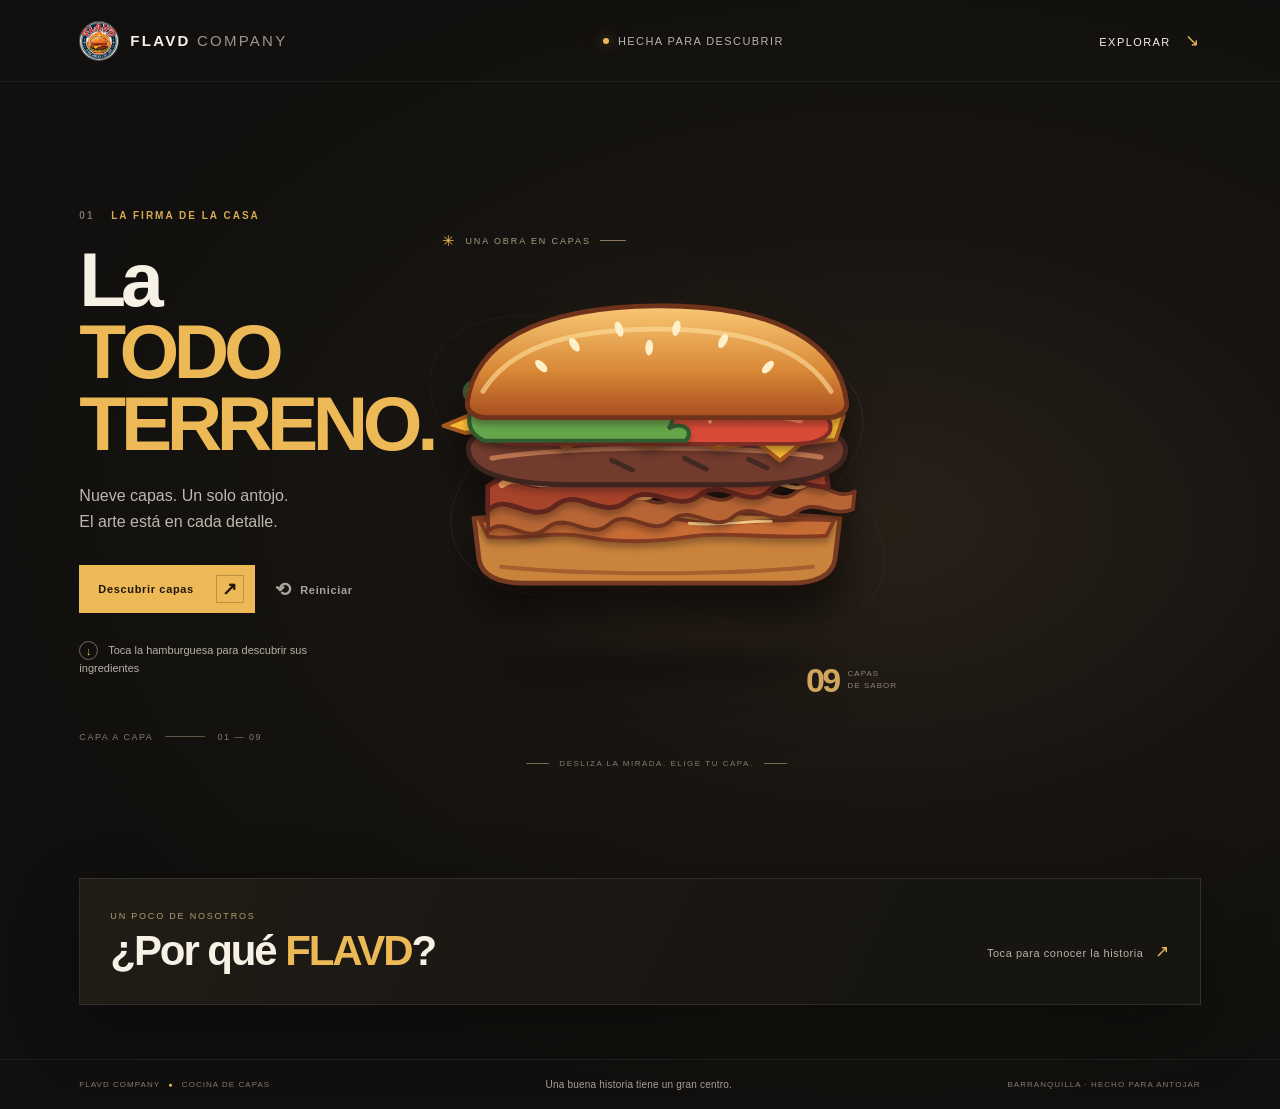
<file: index.html>
<!doctype html>
<html lang="es">
<head>
  <meta charset="utf-8">
  <meta name="viewport" content="width=device-width, initial-scale=1">
  <meta name="theme-color" content="#11100e">
  <meta name="description" content="Descubre capa por capa La Todo Terreno de FLAVD Company.">
  <title>La Todo Terreno — FLAVD Company</title>
  <link rel="icon" type="image/svg+xml" href="assets/icons/favicon.svg">
  <link rel="stylesheet" href="css/styles.css">
  <script src="js/data.js" defer></script>
  <script src="js/app.js" defer></script>
</head>
<body>
  <header class="site-header">
    <a class="brand" href="./" aria-label="FLAVD Company, inicio"><img class="brand__logo" src="assets/images/logo-gaby.jpg" alt=""><span>FLAVD<span class="brand__light"> COMPANY</span></span></a>
    <div class="header-note"><span class="header-note__dot"></span> Hecha para descubrir</div>
    <a class="header-link" href="#experiencia">Explorar <span aria-hidden="true">↘</span></a>
  </header>

  <main id="experiencia" class="hero">
    <section class="hero__copy" aria-labelledby="hero-title">
      <p class="hero__eyebrow"><span>01</span> LA FIRMA DE LA CASA</p>
      <h1 class="hero__title" id="hero-title">La<br><em>TODO TERRENO.</em></h1>
      <p class="hero__description">Nueve capas. Un solo antojo.<br>El arte está en cada detalle.</p>
      <div class="hero__actions">
        <button class="button button--primary" id="toggle-burger" type="button" aria-expanded="false" aria-controls="burger-visual">
          <span class="button__label">Descubrir capas</span><span class="button__icon" aria-hidden="true">↗</span>
        </button>
        <button class="button button--quiet" id="reset-burger" type="button"><span aria-hidden="true">⟲</span> Reiniciar</button>
      </div>
      <p class="interaction-hint" id="interaction-hint"><span class="hint-icon" aria-hidden="true">↓</span> Toca la hamburguesa para descubrir sus ingredientes</p>
      <div class="hero__index"><span>CAPA A CAPA</span><span class="hero__index-line"></span><span>01 — 09</span></div>
    </section>

    <section class="burger-stage" aria-label="Hamburguesa interactiva">
      <div class="stage-orbit stage-orbit--one"></div><div class="stage-orbit stage-orbit--two"></div>
      <div class="stage-label"><span class="stage-label__spark">✳</span> UNA OBRA EN CAPAS <span class="stage-label__rule"></span></div>
      <div class="burger" id="burger-visual" aria-label="La Todo Terreno, ilustración por capas">
        <button class="burger__ingredient burger__ingredient--top-bun" data-ingredient="top-bun" type="button" aria-label="Tapa de pan brioche" aria-pressed="false">
          <svg viewBox="0 0 420 124" role="img" aria-hidden="true"><defs><linearGradient id="bunTop" x2="0" y2="1"><stop stop-color="#f8c875"/><stop offset=".58" stop-color="#d98836"/><stop offset="1" stop-color="#a64d20"/></linearGradient></defs><path d="M15 106C22 48 83 8 210 7s188 41 195 99c1 11-9 16-21 16H36c-12 0-22-5-21-16Z" fill="url(#bunTop)" stroke="#6f321b" stroke-width="5"/><path d="M31 95c26-42 80-64 179-64s153 22 179 64" fill="none" stroke="#ffdd9b" stroke-opacity=".62" stroke-width="5" stroke-linecap="round"/><g fill="#fff0c9"><ellipse cx="125" cy="47" rx="4" ry="8" transform="rotate(-34 125 47)"/><ellipse cx="171" cy="31" rx="4" ry="8" transform="rotate(-18 171 31)"/><ellipse cx="230" cy="30" rx="4" ry="8" transform="rotate(13 230 30)"/><ellipse cx="278" cy="43" rx="4" ry="8" transform="rotate(27 278 43)"/><ellipse cx="91" cy="69" rx="4" ry="8" transform="rotate(-45 91 69)"/><ellipse cx="324" cy="70" rx="4" ry="8" transform="rotate(43 324 70)"/><ellipse cx="202" cy="50" rx="4" ry="8" transform="rotate(3 202 50)"/></g></svg>
        </button>
        <button class="burger__ingredient burger__ingredient--lettuce" data-ingredient="lettuce" type="button" aria-label="Lechuga" aria-pressed="false"><svg viewBox="0 0 420 66" aria-hidden="true"><path d="M27 39c-12-12 0-25 14-17 0-17 20-20 25-4 10-17 28-12 29 2 14-16 31-7 28 7 17-15 33-5 26 9 15-14 32-7 27 7 18-14 32-3 24 11 18-12 32-1 21 11 15-8 26 2 17 12H42c-12-5-17-13-15-25Z" fill="#65a64b" stroke="#315c31" stroke-width="4"/><path d="M41 42c65-7 130-7 195 0 50 5 93 4 139-2" fill="none" stroke="#b0d878" stroke-width="4" stroke-linecap="round"/></svg></button>
        <button class="burger__ingredient burger__ingredient--tomato" data-ingredient="tomato" type="button" aria-label="Tomate rojo" aria-pressed="false"><svg viewBox="0 0 420 60" aria-hidden="true"><path d="M30 35c4-20 61-27 180-27s176 7 180 27c3 14-15 21-37 21H67c-22 0-40-7-37-21Z" fill="#d94b36" stroke="#7f2e24" stroke-width="4"/><path d="M61 32c45-10 99-13 149-13s104 3 149 13" fill="none" stroke="#ff8c61" stroke-width="5" stroke-linecap="round"/><g fill="#f8b469"><circle cx="145" cy="32" r="2"/><circle cx="205" cy="28" r="2"/><circle cx="265" cy="33" r="2"/></g></svg></button>
        <button class="burger__ingredient burger__ingredient--cheese" data-ingredient="cheese" type="button" aria-label="Queso mozzarella" aria-pressed="false"><svg viewBox="0 0 420 65" aria-hidden="true"><path d="M22 15c58-9 112-9 171-3l23 17 22-18c63-5 116-3 160 5l-8 24-35 4-21 17-24-19-38 7-40-12-31 10-36-15-48 16-28-20-72 5-22-7Z" fill="#f7b832" stroke="#a45a1f" stroke-width="4" stroke-linejoin="round"/><path d="M41 19c72-7 121-5 157 1" fill="none" stroke="#ffe17b" stroke-width="4" stroke-linecap="round"/></svg></button>
        <button class="burger__ingredient burger__ingredient--patty" data-ingredient="patty" type="button" aria-label="Carne molida a la plancha" aria-pressed="false"><svg viewBox="0 0 420 78" aria-hidden="true"><path d="M18 36c0-18 39-29 105-30l181 1c63 1 98 12 98 31 0 22-37 34-103 35H116C53 72 18 59 18 36Z" fill="#713b2d" stroke="#3d241f" stroke-width="5"/><path d="M46 27c75-15 246-16 326 0M42 46c83-13 249-14 335-1" fill="none" stroke="#bd7550" stroke-width="5" stroke-linecap="round"/><path d="m142 17 24 13m39-15 23 13m42-9 22 13m-128 16 21 10m53-12 22 11m43-10 19 9" stroke="#43291f" stroke-width="5" stroke-linecap="round"/></svg></button>
        <button class="burger__ingredient burger__ingredient--bacon" data-ingredient="bacon" type="button" aria-label="Tocineta crujiente" aria-pressed="false"><svg viewBox="0 0 420 58" aria-hidden="true"><path d="M34 37c24-23 48 14 73-8s48 17 73-5 49 16 74-5 48 18 73-4 40 7 58 2l3 20c-25 3-38-18-61 4s-48-15-73 5-49-15-75 6-49-16-75 5-48-16-70 5Z" fill="#a7422b" stroke="#60251c" stroke-width="5" stroke-linejoin="round"/><path d="M49 35c20-15 40 10 60-7s40 12 61-5 40 12 61-4 40 14 61-4 39 11 59-3" fill="none" stroke="#f0a05a" stroke-width="7" stroke-linecap="round"/></svg></button>
        <button class="burger__ingredient burger__ingredient--onion" data-ingredient="onion" type="button" aria-label="Cebolla caramelizada" aria-pressed="false"><svg viewBox="0 0 420 48" aria-hidden="true"><path d="M30 27c22-22 43 18 65-3s44 17 66-3 44 17 66-3 44 17 66-3 44 17 66-3 39 13 61 0l-2 19c-23 10-39-13-61 4s-44-15-66 4-44-15-66 4-44-15-66 4-44-15-66 4-43-14-62 3Z" fill="#b76535" stroke="#71351f" stroke-width="4" stroke-linejoin="round"/><path d="M48 27c19-12 34 10 53-4s36 10 54-4 36 10 54-4 36 10 54-4 36 10 54-4 35 10 54-3" fill="none" stroke="#e9a25a" stroke-width="4" stroke-linecap="round"/></svg></button>
        <button class="burger__ingredient burger__ingredient--sauce" data-ingredient="sauce" type="button" aria-label="Salsa especial de la casa" aria-pressed="false"><svg viewBox="0 0 420 37" aria-hidden="true"><path d="M24 13c42-8 76 6 115 0s70-7 108 0 89-6 149-1l-8 16c-64 4-107-5-144 1s-74 7-110 0-69 5-101 0Z" fill="#c76c34" stroke="#823b22" stroke-width="4" stroke-linejoin="round"/><path d="M60 13c30-2 45 1 65 2m119 0c34 3 61-3 86-2" fill="none" stroke="#ffd08a" stroke-width="3" stroke-linecap="round"/></svg></button>
        <button class="burger__ingredient burger__ingredient--bottom-bun" data-ingredient="bottom-bun" type="button" aria-label="Base de pan brioche" aria-pressed="false"><svg viewBox="0 0 420 83" aria-hidden="true"><path d="M20 9c77-9 300-9 380 0l-5 42c-3 19-23 25-48 25H73c-25 0-45-6-48-25Z" fill="#c9833c" stroke="#763b20" stroke-width="5"/><path d="M33 22c82-8 270-8 354 0" fill="none" stroke="#f4bd70" stroke-width="5" stroke-linecap="round"/><path d="M48 59c84 9 237 9 324 0" fill="none" stroke="#a85e2e" stroke-width="4" stroke-linecap="round"/></svg></button>
      </div>
      <div class="stage-caption"><span class="stage-caption__line"></span><span>DESLIZA LA MIRADA. ELIGE TU CAPA.</span><span class="stage-caption__line"></span></div>
      <div class="layer-count"><span class="layer-count__number">09</span><span>CAPAS<br>DE SABOR</span></div>
    </section>

    <aside class="ingredient-panel" id="ingredient-panel" aria-labelledby="panel-title" aria-live="polite" hidden>
      <div class="ingredient-panel__top"><span class="ingredient-panel__tag"><span></span> DETALLE DE CAPA</span><button class="ingredient-panel__close" id="close-panel" type="button" aria-label="Cerrar ficha">×</button></div>
      <p class="ingredient-panel__number" id="panel-number">01 / 09</p>
      <h2 class="ingredient-panel__title" id="panel-title"></h2>
      <p class="ingredient-panel__description" id="panel-description"></p>
      <dl class="ingredient-panel__details"><div><dt>Sabor</dt><dd id="panel-flavor"></dd></div><div><dt>Textura</dt><dd id="panel-texture"></dd></div><div><dt>Su papel</dt><dd id="panel-role"></dd></div></dl>
      <div class="ingredient-panel__fact"><span class="fact-star" aria-hidden="true">✳</span><p id="panel-fact"></p></div>
    </aside>
  </main>
  <section class="brand-story" aria-labelledby="brand-story-title">
    <details class="brand-story__card">
      <summary class="brand-story__summary">
        <span class="brand-story__eyebrow">UN POCO DE NOSOTROS</span>
        <span class="brand-story__question" id="brand-story-title">¿Por qué <em>FLAVD</em>?</span>
        <span class="brand-story__teaser">Toca para conocer la historia <span aria-hidden="true">↗</span></span>
      </summary>
      <div class="brand-story__content">
        <div class="brand-story__intro">
          <p class="brand-story__stamp">F · L · A · V · D</p>
          <h2>Un nombre hecho<br><em>por nosotros.</em></h2>
          <p>FLAVD reúne las iniciales de quienes pusimos manos, ideas y corazón en este proyecto. Hecho con amor y entusiasmo, capa a capa.</p>
        </div>
        <ol class="brand-story__members" aria-label="Integrantes de FLAVD">
          <!-- Reemplaza “Nombre del integrante” por el nombre de cada persona. -->
          <li><span class="brand-story__initial">F</span><span class="brand-story__member-name">Fonseca Valery</span></li>
          <li><span class="brand-story__initial">L</span><span class="brand-story__member-name">Lanza Juliana</span></li>
          <li><span class="brand-story__initial">A</span><span class="brand-story__member-name">Andrade Gabriela</span></li>
          <li><span class="brand-story__initial">V</span><span class="brand-story__member-name">Vitola Valerie</span></li>
          <li><span class="brand-story__initial">D</span><span class="brand-story__member-name">De la Rosa Daniela</span></li>
        </ol>
      </div>
    </details>
  </section>
  <footer class="site-footer"><span>FLAVD COMPANY <span class="footer-dot">●</span> COCINA DE CAPAS</span><span>Una buena historia tiene un gran centro.</span><span>BARRANQUILLA · HECHO PARA ANTOJAR</span></footer>
</body>
</html>
</file>
<file: css/styles.css>
:root {
  color-scheme:dark;
  --ink:#f7f0e4;
  --muted:#a7a098;
  --gold:#edb957;
  --orange:#dc713e;
  --bg:#11100e;
  --panel:#1a1916;
  --line:#34312c;
  --sans:'DM Sans',Arial,sans-serif;
  --display:'Manrope','Arial Black',sans-serif;
  --shadow:0 24px 70px #0008
}
* {
  box-sizing:border-box
}
html {
  scroll-behavior:smooth
}
body {
  margin:0;
  min-width:320px;
  background:radial-gradient(ellipse at 69% 47%,#292018 0,#181511 34%,var(--bg) 70%);
  color:var(--ink);
  font-family:var(--sans);
  min-height:100vh;
  overflow-x:hidden
}
.site-header {
  height:82px;
  padding:0 6.2vw;
  display:flex;
  align-items:center;
  justify-content:space-between;
  border-bottom:1px solid #ffffff10;
  position:relative;
  z-index:4
}
.brand {
  display:flex;
  align-items:center;
  gap:11px;
  color:var(--ink);
  font:800 15px var(--display);
  letter-spacing:.15em;
  text-decoration:none
}
.brand__logo {
  display:block;
  flex:0 0 40px;
  width:40px;
  height:40px;
  object-fit:cover;
  border:1px solid #fff4;
  border-radius:50%
}
.brand__light {
  color:#9c968c;
  font-weight:500
}
.header-note,.header-link {
  font-size:11px;
  letter-spacing:.13em;
  text-transform:uppercase;
  color:#b9b3a9
}
.header-note {
  display:flex;
  align-items:center;
  gap:9px
}
.header-note__dot,.ingredient-panel__tag span {
  width:6px;
  height:6px;
  background:var(--gold);
  border-radius:50%;
  box-shadow:0 0 12px #edb95799
}
.header-link {
  color:var(--ink);
  text-decoration:none
}
.header-link span {
  color:var(--gold);
  font-size:17px;
  margin-left:10px
}
.hero {
  min-height:calc(100vh - 132px);
  max-width:1600px;
  margin:auto;
  padding:36px 6.2vw 24px;
  display:grid;
  grid-template-columns:minmax(260px,.83fr) minmax(430px,1.45fr) minmax(260px,.72fr);
  align-items:center;
  gap:2.2vw;
  position:relative
}
.hero__copy {
  z-index:2;
  padding:8px 0 0
}
.hero__eyebrow {
  font-size:10px;
  letter-spacing:.2em;
  color:#d6a952;
  margin:0 0 22px;
  font-weight:700
}
.hero__eyebrow span {
  color:#77716a;
  margin-right:12px
}
.hero__title {
  font:800 clamp(58px,6vw,95px)/.94 var(--display);
  letter-spacing:-.07em;
  margin:0 0 23px
}
.hero__title em {
  font-style:normal;
  color:var(--gold)
}
.hero__description {
  font-size:16px;
  line-height:1.65;
  color:#beb8ae;
  margin:0 0 30px
}
.hero__actions {
  display:flex;
  align-items:center;
  gap:20px;
  flex-wrap:wrap
}
.button {
  border:0;
  cursor:pointer;
  font:700 11px var(--sans);
  letter-spacing:.06em
}
.button--primary {
  height:48px;
  padding:0 11px 0 19px;
  background:var(--gold);
  color:#20170f;
  display:flex;
  align-items:center;
  gap:22px;
  transition:background .2s,transform .2s
}
.button--primary:hover {
  background:#ffd17a;
  transform:translateY(-2px)
}
.button__icon {
  font-size:18px;
  width:28px;
  height:28px;
  border:1px solid #30241644;
  display:grid;
  place-items:center
}
.button--quiet {
  background:transparent;
  color:#aaa39a;
  padding:12px 0
}
.button--quiet span {
  font-size:19px;
  vertical-align:-2px;
  margin-right:5px
}
.button:focus-visible,.burger__ingredient:focus-visible,.ingredient-panel__close:focus-visible {
  outline:2px solid white;
  outline-offset:4px
}
.interaction-hint {
  font-size:11px;
  line-height:1.5;
  color:#b8b0a4;
  margin:28px 0 0;
  max-width:260px
}
.hint-icon {
  display:inline-grid;
  place-items:center;
  border:1px solid #776a54;
  border-radius:50%;
  width:19px;
  height:19px;
  color:var(--gold);
  margin-right:7px
}
.hero__index {
  margin-top:55px;
  display:flex;
  align-items:center;
  gap:12px;
  font-size:9px;
  letter-spacing:.17em;
  color:#827b70
}
.hero__index-line {
  height:1px;
  width:40px;
  background:#625747
}
.burger-stage {
  height:min(650px,74vh);
  min-height:450px;
  position:relative;
  display:flex;
  justify-content:center;
  align-items:center;
  isolation:isolate
}
.burger-stage:before {
  content:"";
  position:absolute;
  width:min(35vw,490px);
  height:min(35vw,490px);
  min-width:300px;
  min-height:300px;
  border-radius:50%;
  background:radial-gradient(circle,#5d321d55 0,#3c281a24 46%,transparent 71%);
  z-index:-1
}
.stage-orbit {
  position:absolute;
  border:1px solid #efd5a015;
  border-radius:50%;
  width:430px;
  height:430px;
  transform:rotate(-19deg) scaleY(.52)
}
.stage-orbit--two {
  width:500px;
  height:500px;
  transform:rotate(28deg) scaleY(.47);
  border-color:#efd5a00c
}
.stage-label {
  position:absolute;
  top:13%;
  left:8%;
  font-size:9px;
  letter-spacing:.21em;
  color:#a99a81;
  display:flex;
  align-items:center;
  gap:9px
}
.stage-label__spark {
  font-size:15px;
  color:var(--gold)
}
.stage-label__rule {
  width:26px;
  height:1px;
  background:#8b785a
}
.burger {
  width:min(100%,430px);
  height:432px;
  position:relative;
  display:flex;
  flex-direction:column;
  align-items:center;
  justify-content:flex-end;
  padding-bottom:35px;
  filter:drop-shadow(0 28px 20px #0008);
  transition:filter .5s
}
.burger:after {
  content:"";
  position:absolute;
  bottom:15px;
  width:76%;
  height:15px;
  background:#0008;
  filter:blur(12px);
  border-radius:50%;
  z-index:-1
}
.burger__ingredient {
  position:absolute;
  left:50%;
  display:block;
  padding:0;
  border:0;
  background:none;
  cursor:pointer;
  transform:translate(-50%,0);
  transition:transform .72s cubic-bezier(.2,.75,.18,1),filter .3s,opacity .5s;
  filter:drop-shadow(0 5px 3px #20130f55);
  z-index:1
}
.burger__ingredient svg {
  display:block;
  width:100%;
  height:auto;
  overflow:visible
}
.burger__ingredient:hover {
  filter:drop-shadow(0 8px 5px #0008) brightness(1.12)
}
.burger__ingredient--selected {
  filter:drop-shadow(0 0 10px #ffd878) brightness(1.1)!important;
  z-index:3
}
.burger__ingredient--top-bun {
  width:95%;
  bottom:268px;
  z-index:8
}
.burger__ingredient--lettuce {
  width:100%;
  bottom:258px;
  z-index:7
}
.burger__ingredient--tomato {
  width:94%;
  bottom:240px;
  z-index:6
}
.burger__ingredient--cheese {
  width:97%;
  bottom:223px;
  z-index:5
}
.burger__ingredient--patty {
  width:96%;
  bottom:198px;
  z-index:4
}
.burger__ingredient--bacon {
  width:94%;
  bottom:181px;
  z-index:3
}
.burger__ingredient--onion {
  width:92%;
  bottom:163px;
  z-index:2
}
.burger__ingredient--sauce {
  width:93%;
  bottom:144px;
  z-index:1
}
.burger__ingredient--bottom-bun {
  width:94%;
  bottom:98px;
  z-index:0
}
.burger--exploded .burger__ingredient--top-bun {
  transform:translate(-50%,-150px) rotate(-3deg);
  transition-delay:0ms
}
.burger--exploded .burger__ingredient--lettuce {
  transform:translate(-50%,-112px) rotate(2deg);
  transition-delay:55ms
}
.burger--exploded .burger__ingredient--tomato {
  transform:translate(-50%,-74px) rotate(-1deg);
  transition-delay:110ms
}
.burger--exploded .burger__ingredient--cheese {
  transform:translate(-50%,-36px) rotate(2deg);
  transition-delay:165ms
}
.burger--exploded .burger__ingredient--patty {
  transform:translate(-50%,2px) rotate(-1deg);
  transition-delay:220ms
}
.burger--exploded .burger__ingredient--bacon {
  transform:translate(-50%,40px) rotate(-1deg);
  transition-delay:275ms
}
.burger--exploded .burger__ingredient--onion {
  transform:translate(-50%,78px) rotate(1deg);
  transition-delay:330ms
}
.burger--exploded .burger__ingredient--sauce {
  transform:translate(-50%,116px) rotate(-1deg);
  transition-delay:385ms
}
.burger--exploded .burger__ingredient--bottom-bun {
  transform:translate(-50%,154px) rotate(2deg);
  transition-delay:440ms
}
.stage-caption {
  position:absolute;
  bottom:4.5%;
  display:flex;
  align-items:center;
  gap:10px;
  color:#847c70;
  font-size:8px;
  letter-spacing:.19em;
  white-space:nowrap
}
.stage-caption__line {
  height:1px;
  width:23px;
  background:#75664e
}
.layer-count {
  position:absolute;
  right:3%;
  bottom:15%;
  display:flex;
  align-items:center;
  gap:9px;
  color:#8c8377;
  font-size:8px;
  line-height:1.5;
  letter-spacing:.13em
}
.burger-stage--exploded .stage-label,.burger-stage--exploded .layer-count {
  opacity:0;
  visibility:hidden
}
.layer-count__number {
  font:600 34px var(--display);
  color:#d0a65e;
  letter-spacing:-.08em
}
.ingredient-panel {
  align-self:center;
  position:relative;
  z-index:3;
  background:linear-gradient(145deg,#24211c,#181714);
  border:1px solid #ffffff12;
  padding:22px 20px 20px;
  box-shadow:var(--shadow);
  animation:panel-in .35s ease-out;
  min-width:0
}
.ingredient-panel[hidden] {
  display:none
}
.ingredient-panel__top {
  display:flex;
  align-items:center;
  justify-content:space-between
}
.ingredient-panel__tag {
  display:flex;
  align-items:center;
  gap:8px;
  font-size:8px;
  letter-spacing:.16em;
  color:#aaa08e
}
.ingredient-panel__close {
  width:30px;
  height:30px;
  border:1px solid #ffffff1c;
  background:transparent;
  color:#d2c8b8;
  font-size:21px;
  line-height:1;
  cursor:pointer
}
.ingredient-panel__number {
  font-size:9px;
  letter-spacing:.16em;
  color:#a48b5e;
  margin:22px 0 8px
}
.ingredient-panel__title {
  font:700 clamp(20px,1.8vw,27px)/1.15 var(--display);
  letter-spacing:-.04em;
  margin:0 0 10px
}
.ingredient-panel__description {
  font-size:11px;
  line-height:1.7;
  color:#bcb4a8;
  margin:0 0 19px
}
.ingredient-panel__details {
  margin:0
}
.ingredient-panel__details div {
  padding:10px 0;
  border-top:1px solid #ffffff12
}
.ingredient-panel__details dt {
  font-size:8px;
  letter-spacing:.15em;
  text-transform:uppercase;
  color:#d8ae61;
  margin-bottom:5px
}
.ingredient-panel__details dd {
  font-size:10px;
  line-height:1.55;
  color:#d0c9be;
  margin:0
}
.ingredient-panel__fact {
  display:flex;
  gap:10px;
  align-items:flex-start;
  padding:12px 11px;
  background:#edb9570b;
  margin-top:14px
}
.fact-star {
  color:var(--gold);
  font-size:13px
}
.ingredient-panel__fact p {
  font-size:9px;
  line-height:1.6;
  color:#c2b6a3;
  margin:0
}
.site-footer {
  min-height:50px;
  padding:0 6.2vw;
  border-top:1px solid #ffffff10;
  display:flex;
  align-items:center;
  justify-content:space-between;
  color:#827b70;
  font-size:8px;
  letter-spacing:.13em
}
.brand-story {
  padding:28px 6.2vw 54px;
  max-width:1600px;
  margin:0 auto
}
.brand-story__card {
  border:1px solid #ffffff18;
  background:linear-gradient(115deg,#201c16,#171512 70%);
  box-shadow:0 24px 70px #0005;
  overflow:hidden
}
.brand-story__summary {
  min-height:125px;
  padding:24px 30px;
  display:grid;
  grid-template-columns:1fr auto;
  align-content:center;
  cursor:pointer;
  list-style:none;
  position:relative
}
.brand-story__summary::-webkit-details-marker {display:none}
.brand-story__summary:focus-visible {outline:2px solid var(--gold);outline-offset:-4px}
.brand-story__eyebrow {font-size:9px;letter-spacing:.2em;color:#b49a6b;grid-column:1/-1;margin-bottom:9px}
.brand-story__question {font:800 clamp(26px,4vw,42px)/1 var(--display);letter-spacing:-.05em}
.brand-story__question em,.brand-story__intro h2 em {font-style:normal;color:var(--gold)}
.brand-story__teaser {align-self:center;color:#b9b0a2;font-size:11px;letter-spacing:.05em}
.brand-story__teaser span {color:var(--gold);font-size:17px;margin-left:8px;display:inline-block;transition:transform .25s}
.brand-story__card[open] .brand-story__teaser span {transform:rotate(45deg)}
.brand-story__content {border-top:1px solid #ffffff12;padding:36px 30px 40px;display:grid;grid-template-columns:minmax(220px,.85fr) minmax(300px,1.15fr);gap:8vw;animation:panel-in .35s ease-out}
.brand-story__intro {max-width:390px}
.brand-story__stamp {font-size:9px;letter-spacing:.23em;color:#a28e6c;margin:0 0 18px}
.brand-story__intro h2 {font:800 clamp(30px,4vw,48px)/.98 var(--display);letter-spacing:-.06em;margin:0 0 18px}
.brand-story__intro>p:last-child {font-size:13px;line-height:1.8;color:#bdb4a6;margin:0}
.brand-story__members {list-style:none;padding:0;margin:0;display:grid;grid-template-columns:1fr 1fr;gap:10px}
.brand-story__members li {min-height:78px;padding:10px 14px;display:flex;align-items:center;gap:14px;background:#ffffff06;border:1px solid #ffffff0c}
.brand-story__initial {font:800 37px/.9 var(--display);letter-spacing:-.08em;color:var(--gold);min-width:32px}
.brand-story__member-name {font-size:12px;color:#e8dfd0}
.brand-story__members li:last-child {grid-column:1/-1}
.site-footer>span:nth-child(2) {
  font-family:var(--display);
  font-size:10px;
  letter-spacing:.02em;
  color:#aaa195
}
.footer-dot {
  color:var(--gold);
  font-size:7px;
  margin:0 5px
}
@keyframes panel-in {
  from {
  opacity:0;
  transform:translateY(8px)
}
to {
  opacity:1;
  transform:translateY(0)
}

}
@media(max-width:1150px) {
  .hero {
  grid-template-columns:minmax(230px,.8fr) minmax(380px,1.3fr);
  gap:1vw
}
.ingredient-panel {
  position:absolute;
  right:5vw;
  top:50%;
  transform:translateY(-50%);
  width:270px
}
.burger-stage {
  grid-column:2;
  grid-row:1
}
.hero__copy {
  grid-column:1;
  grid-row:1
}
.hero__title {
  font-size:clamp(58px,7vw,82px)
}
.layer-count {
  right:0
}
.burger-stage:has(.burger--exploded) .layer-count {
  opacity:.3
}

}
@media(max-width:720px) {
  .site-header {
  height:64px;
  padding:0 20px
}
.brand {
  gap:7px;
  font-size:12px;
  letter-spacing:.1em
}
.brand__logo {
  flex-basis:34px;
  width:34px;
  height:34px
}
.header-note {
  display:none
}
.hero {
  min-height:auto;
  padding:27px 20px 20px;
  display:flex;
  flex-direction:column;
  align-items:stretch;
  gap:0
}
.hero__copy {
  display:block;
  padding:0
}
.hero__eyebrow {
  grid-column:1/-1;
  margin-bottom:11px;
  font-size:9px
}
.hero__title {
  font-size:clamp(53px,13vw,72px);
  margin:0 0 7px
}
.hero__description {
  font-size:12px;
  margin:0 0 13px
}
.hero__actions {
  grid-column:1/-1;
  grid-row:3;
  gap:18px
}
.button--primary {
  height:44px
}
.button--quiet {
  font-size:10px
}
.interaction-hint {
  grid-row:4;
  grid-column:1/-1;
  margin:11px 0 0;
  max-width:none;
  font-size:10px
}
.hero__index {
  display:none
}
.burger-stage {
  height:clamp(410px,112vw,500px);
  min-height:410px;
  order:2;
  margin-top:0;
  transition:height .72s cubic-bezier(.2,.75,.18,1);
  overflow:hidden
}
.burger-stage--exploded {
  height:640px
}
.burger-stage--exploded .layer-count {
  opacity:0;
  visibility:hidden
}
.burger-stage--exploded .stage-label {
  visibility:hidden
}
.burger-stage--exploded .stage-label {
  top:2%
}
.burger-stage:before {
  width:340px;
  height:340px;
  min-width:0;
  min-height:0
}
.stage-orbit {
  width:min(350px,calc(100vw - 32px));
  height:min(350px,calc(100vw - 32px))
}
.stage-orbit--two {
  width:min(400px,calc(100vw - 24px));
  height:min(400px,calc(100vw - 24px))
}
.stage-label {
  top:5%;
  left:3%;
  font-size:8px
}
.burger {
  width:min(100%,385px);
  height:390px;
  padding-bottom:26px;
  transform:scale(.88);
  transform-origin:center
}
.burger__ingredient--top-bun {
  bottom:244px
}
.burger__ingredient--lettuce {
  bottom:234px
}
.burger__ingredient--tomato {
  bottom:217px
}
.burger__ingredient--cheese {
  bottom:201px
}
.burger__ingredient--patty {
  bottom:178px
}
.burger__ingredient--bacon {
  bottom:162px
}
.burger__ingredient--onion {
  bottom:146px
}
.burger__ingredient--sauce {
  bottom:129px
}
.burger__ingredient--bottom-bun {
  bottom:88px
}
.burger--exploded .burger__ingredient--top-bun {
  transform:translate(-50%,-116px) rotate(-3deg);
  transition-delay:0ms
}
.burger--exploded .burger__ingredient--lettuce {
  transform:translate(-50%,-85px) rotate(2deg);
  transition-delay:45ms
}
.burger--exploded .burger__ingredient--tomato {
  transform:translate(-50%,-54px) rotate(-1deg);
  transition-delay:90ms
}
.burger--exploded .burger__ingredient--cheese {
  transform:translate(-50%,-23px) rotate(2deg);
  transition-delay:135ms
}
.burger--exploded .burger__ingredient--patty {
  transform:translate(-50%,8px) rotate(-1deg);
  transition-delay:180ms
}
.burger--exploded .burger__ingredient--bacon {
  transform:translate(-50%,39px) rotate(-1deg);
  transition-delay:225ms
}
.burger--exploded .burger__ingredient--onion {
  transform:translate(-50%,70px) rotate(1deg);
  transition-delay:270ms
}
.burger--exploded .burger__ingredient--sauce {
  transform:translate(-50%,101px) rotate(-1deg);
  transition-delay:315ms
}
.burger--exploded .burger__ingredient--bottom-bun {
  transform:translate(-50%,132px) rotate(2deg);
  transition-delay:360ms
}
.stage-caption {
  bottom:2%;
  font-size:7px
}
.layer-count {
  right:2%;
  bottom:9%
}
.ingredient-panel {
  position:fixed;
  z-index:8;
  left:12px;
  right:12px;
  top:auto;
  bottom:12px;
  transform:none;
  width:auto;
  max-height:57vh;
  overflow:auto;
  padding:18px 18px 16px;
  background:#201e1a;
  box-shadow:0 6px 40px #000c
}
.ingredient-panel__number {
  margin-top:12px
}
.ingredient-panel__description {
  margin-bottom:10px
}
.ingredient-panel__details {
  display:grid;
  grid-template-columns:1fr 1fr;
  column-gap:14px
}
.ingredient-panel__details div:nth-child(3) {
  grid-column:1/-1
}
.ingredient-panel__details div {
  padding:8px 0
}
.ingredient-panel__fact {
  margin-top:9px;
  padding:9px
}
.site-footer {
  padding:12px 20px;
  min-height:56px;
  gap:7px;
  flex-wrap:wrap;
  font-size:7px
}
.site-footer>span:nth-child(2) {
  display:none
}
.brand-story {padding:24px 20px 34px}
.brand-story__summary {min-height:110px;padding:20px}
.brand-story__teaser {font-size:9px}
.brand-story__content {padding:24px 20px;grid-template-columns:1fr;gap:24px}
.brand-story__members {gap:8px}
.brand-story__members li {min-height:68px;padding:9px}
.brand-story__member-name {font-size:11px}

}
@media(max-width:380px) {
  .hero {
  padding-left:16px;
  padding-right:16px
}
.hero__title {
  font-size:54px
}
.hero__description {
  font-size:11px
}
.burger-stage {
  height:390px;
  min-height:390px;
  margin-left:0;
  margin-right:0
}
.burger-stage--exploded {
  height:660px
}
.burger {
  transform:scale(.79)
}
.stage-orbit {
  width:min(305px,calc(100vw - 24px));
  height:min(305px,calc(100vw - 24px))
}
.stage-orbit--two {
  width:min(350px,calc(100vw - 24px));
  height:min(350px,calc(100vw - 24px))
}
.stage-label {
  font-size:7px
}
.layer-count {
  bottom:7%;
  right:0
}
.layer-count__number {
  font-size:29px
}
.stage-caption {
  font-size:6px;
  letter-spacing:.13em;
  gap:6px
}
.stage-caption__line {
  width:15px
}
.brand-story__summary {grid-template-columns:1fr;gap:10px}
.brand-story__eyebrow {grid-column:auto;margin:0}
.brand-story__teaser {justify-self:start}
.brand-story__members {grid-template-columns:1fr}
.brand-story__members li:last-child {grid-column:auto}

}
@media(prefers-reduced-motion:reduce) {
  *,*::before,*::after {
  scroll-behavior:auto!important;
  animation-duration:.01ms!important;
  animation-iteration-count:1!important;
  transition-duration:.01ms!important;
  transition-delay:0ms!important
}

}
</file>
